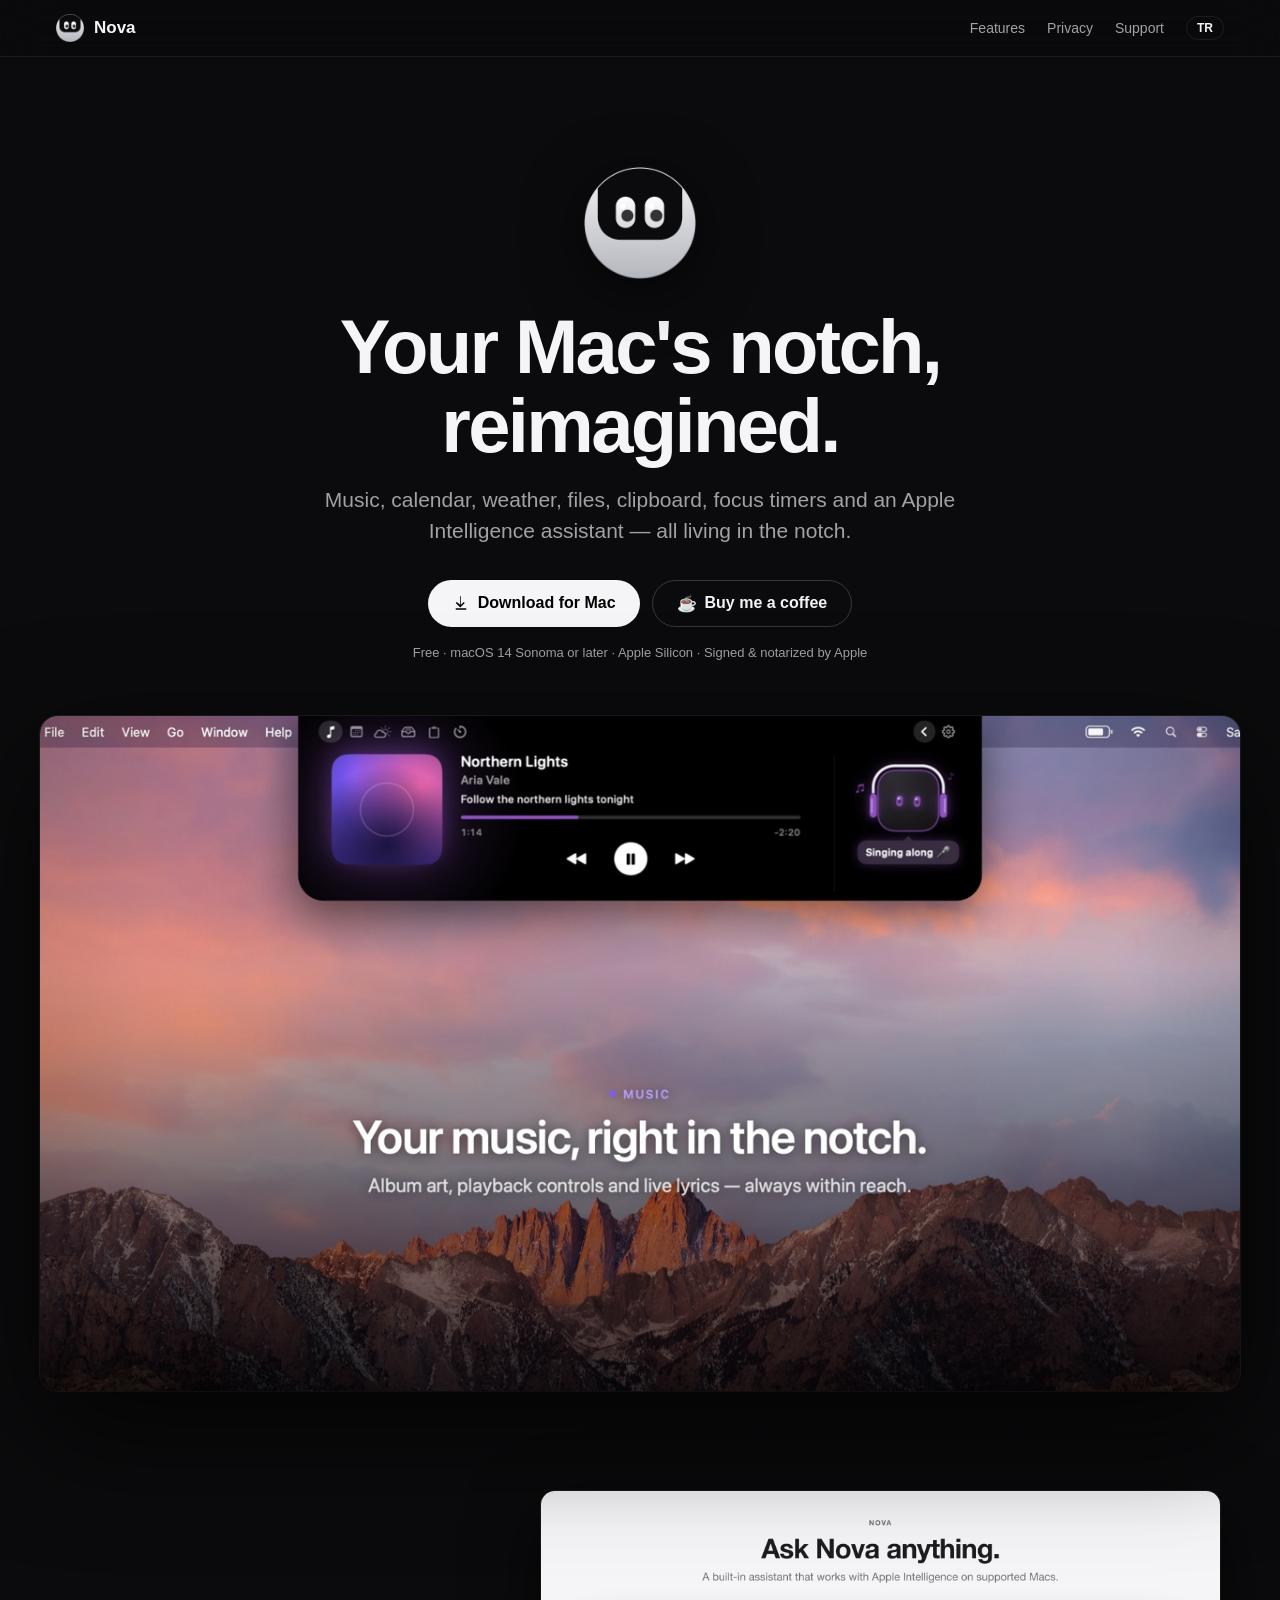
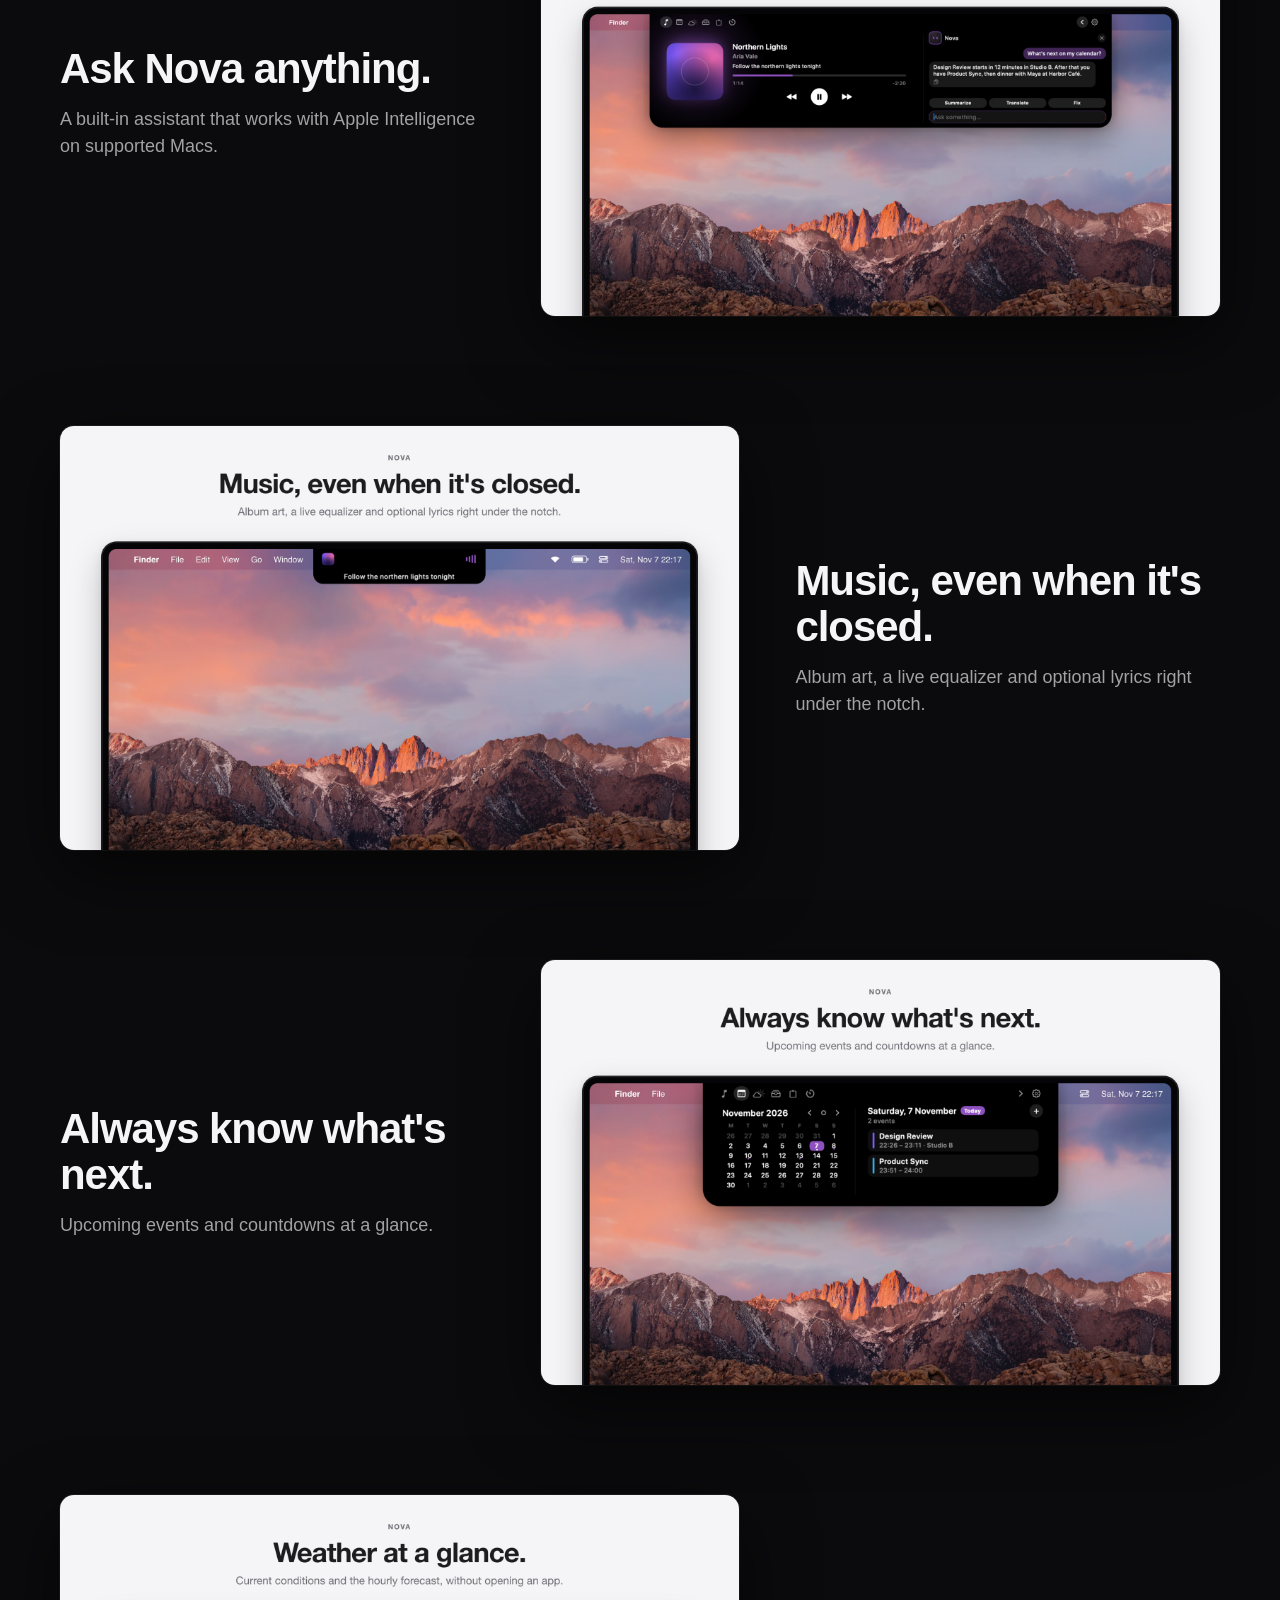
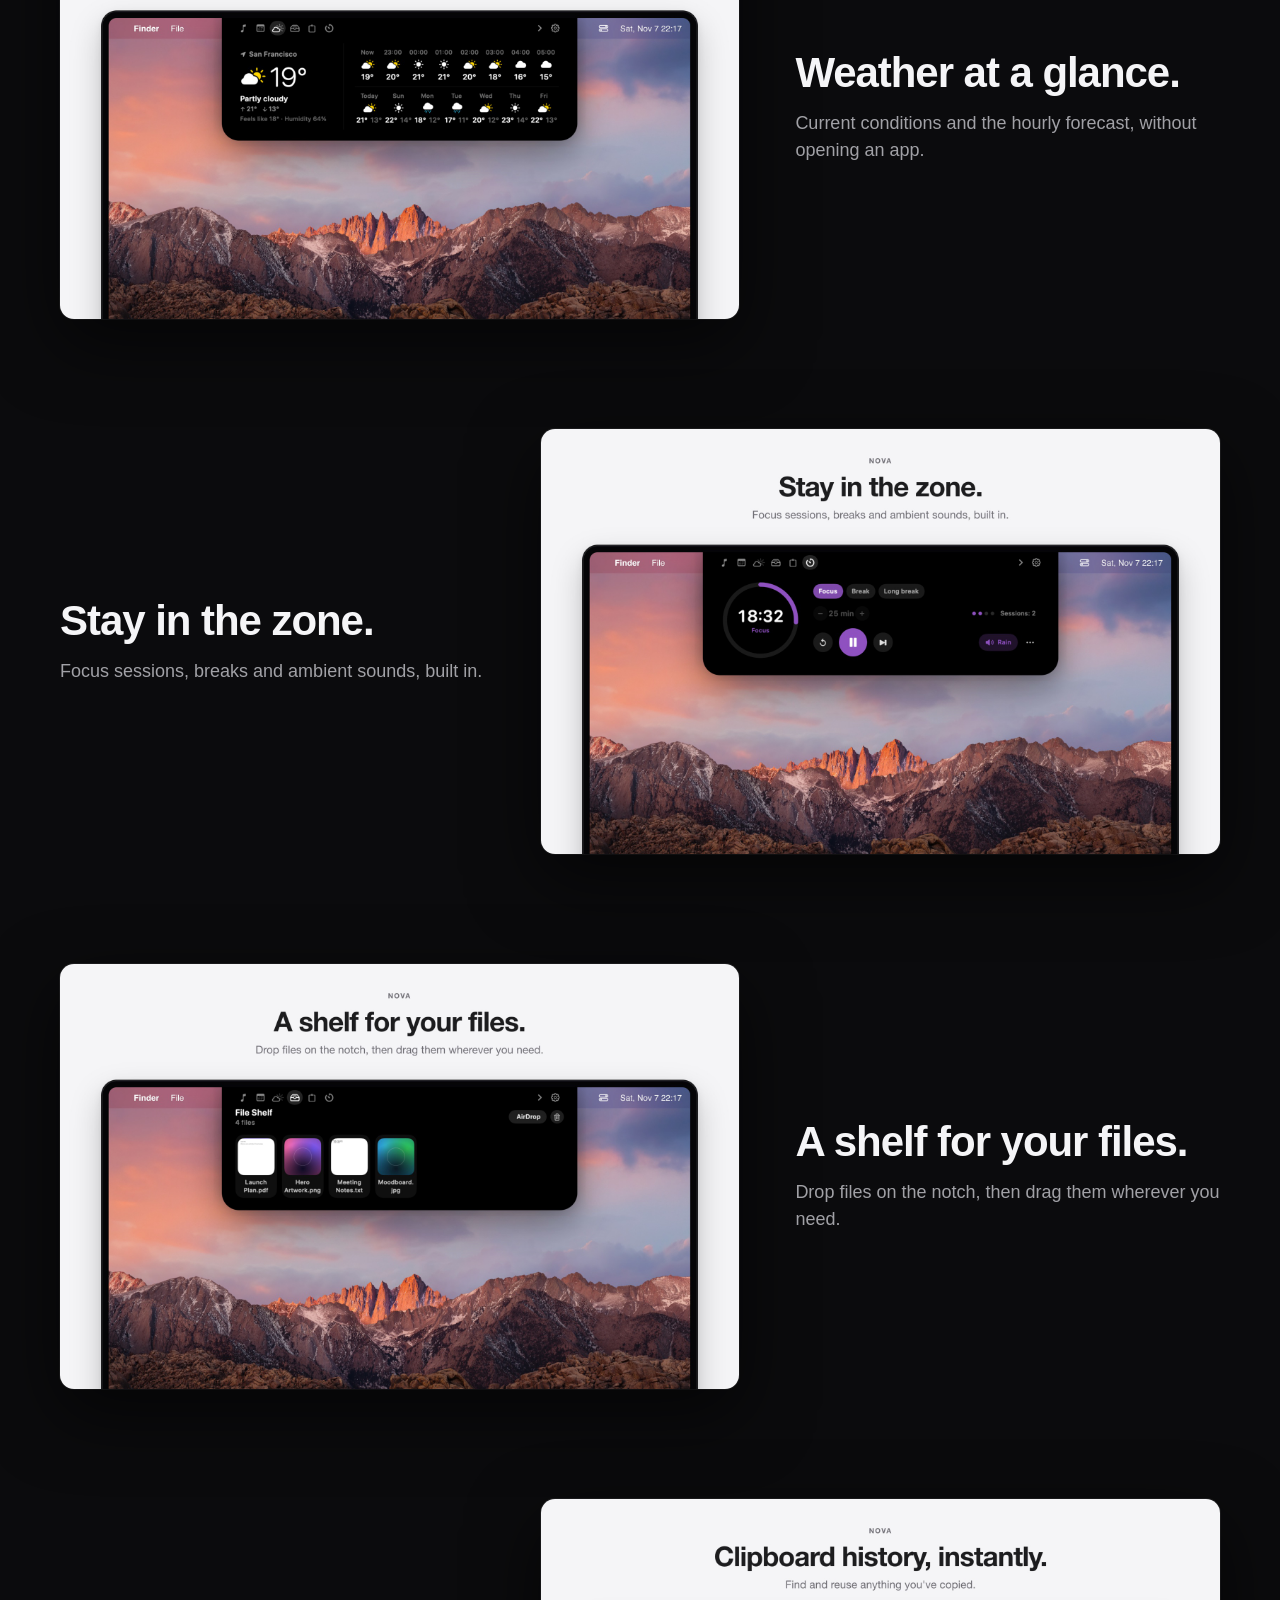
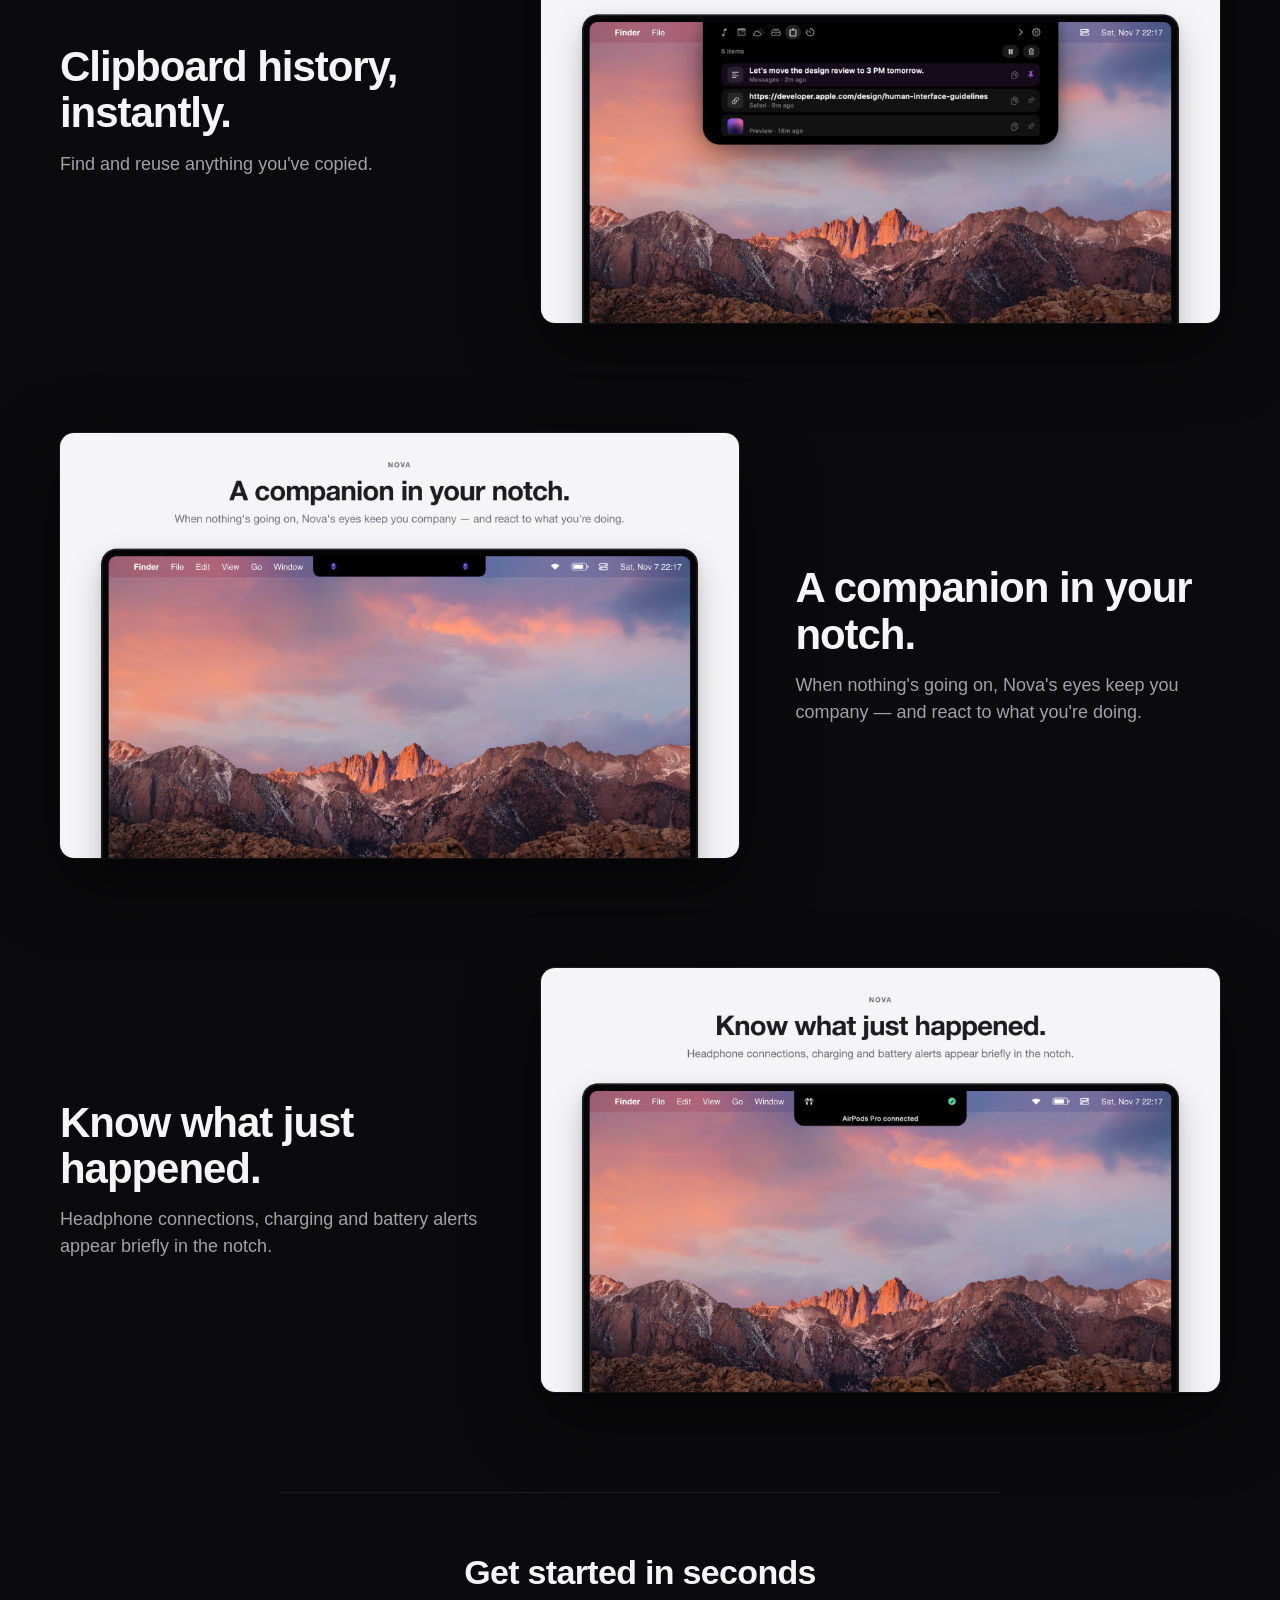
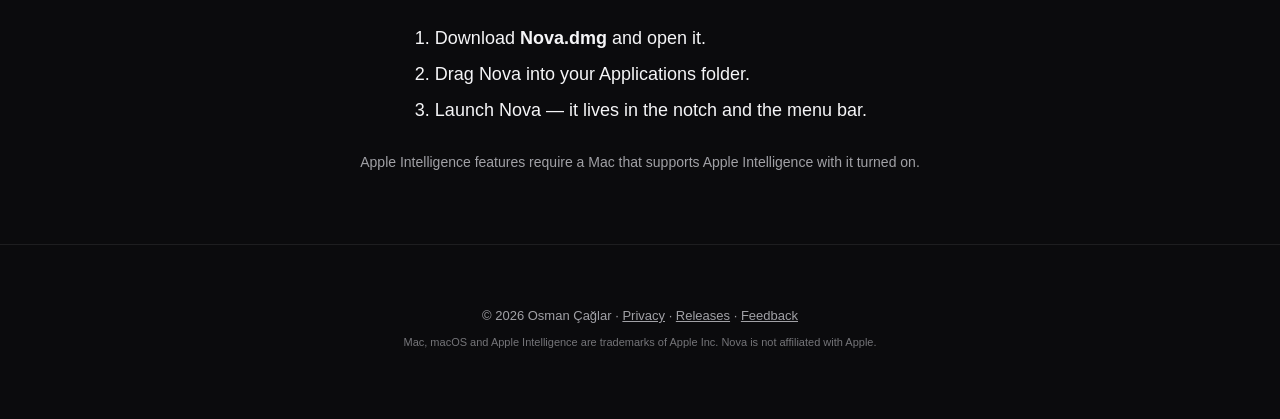
<file: index.html>
<!doctype html>
<html lang="en">
<head>
<meta charset="utf-8">
<meta name="viewport" content="width=device-width, initial-scale=1">
<title>Nova — Your Mac's notch, reimagined</title>
<meta name="description" content="Nova turns the MacBook notch into a home for music, calendar, weather, files, clipboard, focus timers and an Apple Intelligence assistant.">
<meta property="og:title" content="Nova — Your Mac's notch, reimagined">
<meta property="og:description" content="Music, calendar, weather, shelf, clipboard, focus and an AI assistant — right in your MacBook notch.">
<meta property="og:image" content="https://caglarosman.github.io/nova-notch-app/assets/cover.png">
<meta name="twitter:card" content="summary_large_image">
<link rel="icon" href="assets/favicon.png">
<link rel="stylesheet" href="style.css">
</head>
<body>
<header class="nav">
  <a class="brand" href="#"><img src="assets/logo.png" alt=""><span>Nova</span></a>
  <nav>
    <a href="#features" data-i18n="nav.features">Features</a>
    <a href="privacy.html" data-i18n="nav.privacy">Privacy</a>
    <a href="https://buymeacoffee.com/novapp" target="_blank" rel="noopener" data-i18n="nav.support">Support</a>
    <button class="lang" id="lang" aria-label="Language">TR</button>
  </nav>
</header>

<section class="hero">
  <img class="hero-logo" src="assets/logo.png" alt="Nova logo" width="128" height="128">
  <h1 data-i18n="hero.title">Your Mac's notch,<br>reimagined.</h1>
  <p class="lead" data-i18n="hero.lead">Music, calendar, weather, files, clipboard, focus timers and an Apple Intelligence assistant — all living in the notch.</p>
  <div class="cta">
    <a class="btn primary" href="https://github.com/caglarosman/nova-notch-app/releases/latest/download/Nova.dmg">
      <svg viewBox="0 0 24 24" width="18" height="18" aria-hidden="true"><path fill="currentColor" d="M12 3v11.17l3.59-3.58L17 12l-6 6-6-6 1.41-1.41L11 14.17V3h1zM5 19h14v2H5z"/></svg>
      <span data-i18n="cta.download">Download for Mac</span>
    </a>
    <a class="btn ghost" href="https://buymeacoffee.com/novapp" target="_blank" rel="noopener">☕ <span data-i18n="cta.coffee">Buy me a coffee</span></a>
  </div>
  <p class="req" data-i18n="hero.req">Free · macOS 14 Sonoma or later · Apple Silicon · Signed &amp; notarized by Apple</p>
  <div class="hero-video">
    <video id="demo" autoplay muted loop playsinline preload="metadata" poster="assets/video/poster-en.jpg" aria-label="Nova demo video">
      <source src="assets/video/nova-demo-en.mp4" type="video/mp4">
    </video>
    <button class="vtoggle" id="vtoggle" aria-label="Pause video">❚❚</button>
  </div>
</section>

<section id="features" class="features"></section>

<section class="install">
  <h2 data-i18n="install.title">Get started in seconds</h2>
  <ol>
    <li data-i18n="install.1">Download <b>Nova.dmg</b> and open it.</li>
    <li data-i18n="install.2">Drag Nova into your Applications folder.</li>
    <li data-i18n="install.3">Launch Nova — it lives in the notch and the menu bar.</li>
  </ol>
  <p class="note" data-i18n="install.note">Apple Intelligence features require a Mac that supports Apple Intelligence with it turned on.</p>
</section>

<footer>
  <p>© <span id="y"></span> Osman Çağlar · <a href="privacy.html" data-i18n="nav.privacy">Privacy</a> · <a href="https://github.com/caglarosman/nova-notch-app/releases" data-i18n="footer.releases">Releases</a> · <a href="https://github.com/caglarosman/nova-notch-app/issues" data-i18n="footer.feedback">Feedback</a></p>
  <p class="fine" data-i18n="footer.fine">Mac, macOS and Apple Intelligence are trademarks of Apple Inc. Nova is not affiliated with Apple.</p>
</footer>

<script src="site.js"></script>
</body>
</html>
</file>
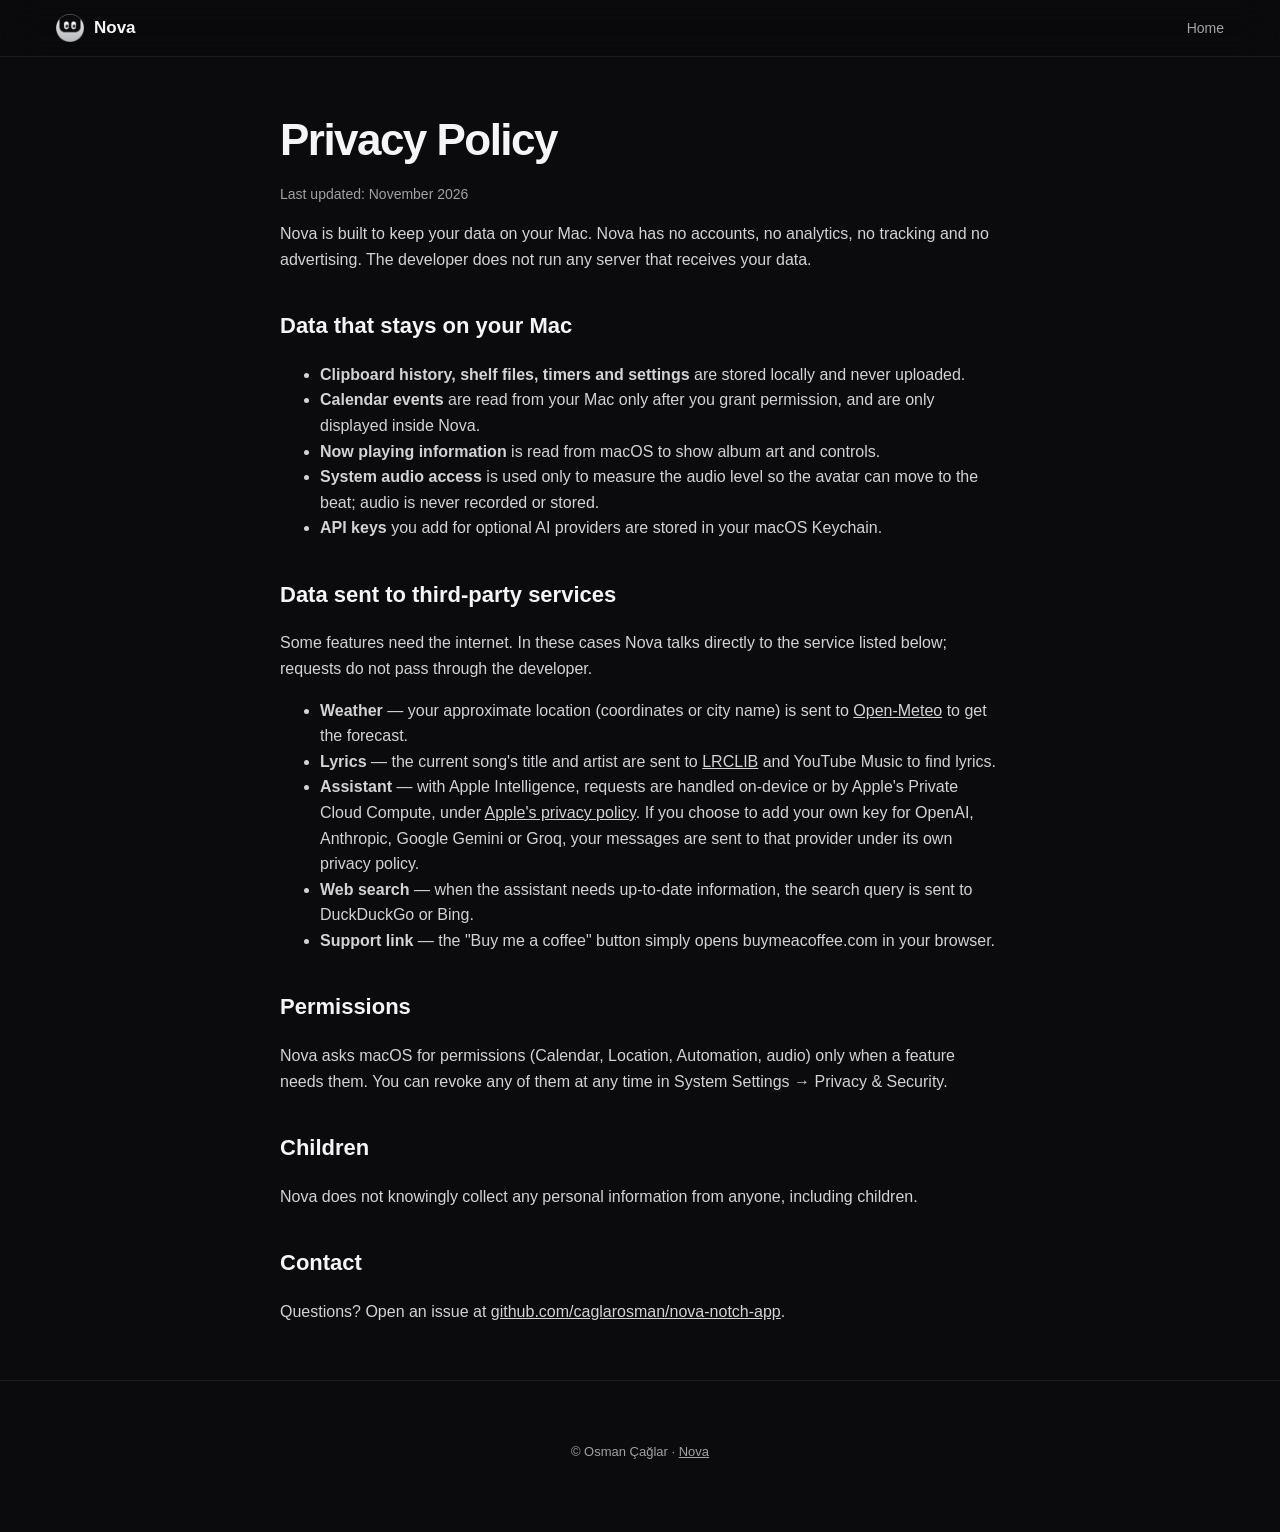
<file: privacy.html>
<!doctype html>
<html lang="en">
<head>
<meta charset="utf-8">
<meta name="viewport" content="width=device-width, initial-scale=1">
<title>Nova — Privacy Policy</title>
<link rel="icon" href="assets/favicon.png">
<link rel="stylesheet" href="style.css">
</head>
<body>
<header class="nav">
  <a class="brand" href="index.html"><img src="assets/logo.png" alt=""><span>Nova</span></a>
  <nav><a href="index.html">Home</a></nav>
</header>
<main class="doc">
  <h1>Privacy Policy</h1>
  <p class="updated">Last updated: November 2026</p>

  <p>Nova is built to keep your data on your Mac. Nova has no accounts, no analytics, no tracking and no advertising. The developer does not run any server that receives your data.</p>

  <h2>Data that stays on your Mac</h2>
  <ul>
    <li><b>Clipboard history, shelf files, timers and settings</b> are stored locally and never uploaded.</li>
    <li><b>Calendar events</b> are read from your Mac only after you grant permission, and are only displayed inside Nova.</li>
    <li><b>Now playing information</b> is read from macOS to show album art and controls.</li>
    <li><b>System audio access</b> is used only to measure the audio level so the avatar can move to the beat; audio is never recorded or stored.</li>
    <li><b>API keys</b> you add for optional AI providers are stored in your macOS Keychain.</li>
  </ul>

  <h2>Data sent to third-party services</h2>
  <p>Some features need the internet. In these cases Nova talks directly to the service listed below; requests do not pass through the developer.</p>
  <ul>
    <li><b>Weather</b> — your approximate location (coordinates or city name) is sent to <a href="https://open-meteo.com">Open-Meteo</a> to get the forecast.</li>
    <li><b>Lyrics</b> — the current song's title and artist are sent to <a href="https://lrclib.net">LRCLIB</a> and YouTube Music to find lyrics.</li>
    <li><b>Assistant</b> — with Apple Intelligence, requests are handled on-device or by Apple's Private Cloud Compute, under <a href="https://www.apple.com/legal/privacy/">Apple's privacy policy</a>. If you choose to add your own key for OpenAI, Anthropic, Google Gemini or Groq, your messages are sent to that provider under its own privacy policy.</li>
    <li><b>Web search</b> — when the assistant needs up-to-date information, the search query is sent to DuckDuckGo or Bing.</li>
    <li><b>Support link</b> — the "Buy me a coffee" button simply opens buymeacoffee.com in your browser.</li>
  </ul>

  <h2>Permissions</h2>
  <p>Nova asks macOS for permissions (Calendar, Location, Automation, audio) only when a feature needs them. You can revoke any of them at any time in System Settings → Privacy &amp; Security.</p>

  <h2>Children</h2>
  <p>Nova does not knowingly collect any personal information from anyone, including children.</p>

  <h2>Contact</h2>
  <p>Questions? Open an issue at <a href="https://github.com/caglarosman/nova-notch-app/issues">github.com/caglarosman/nova-notch-app</a>.</p>
</main>
<footer><p>© Osman Çağlar · <a href="index.html">Nova</a></p></footer>
</body>
</html>
</file>
<file: style.css>
:root {
  --bg: #0b0b0d;
  --fg: #f5f5f7;
  --muted: #a1a1a6;
  --line: rgba(255,255,255,.08);
  --accent: #f5f5f7;
  --radius: 18px;
  font-family: -apple-system, BlinkMacSystemFont, "SF Pro Display", "Helvetica Neue", Arial, sans-serif;
}
* { box-sizing: border-box; }
html { scroll-behavior: smooth; }
body { margin: 0; background: var(--bg); color: var(--fg); -webkit-font-smoothing: antialiased; }
a { color: inherit; }
img { max-width: 100%; display: block; }

.nav {
  position: sticky; top: 0; z-index: 10;
  display: flex; align-items: center; justify-content: space-between;
  padding: 14px clamp(20px, 5vw, 56px);
  background: rgba(11,11,13,.72); backdrop-filter: saturate(180%) blur(20px);
  border-bottom: 1px solid var(--line);
}
.brand { display: flex; align-items: center; gap: 10px; text-decoration: none; font-weight: 600; font-size: 17px; }
.brand img { width: 28px; height: 28px; }
.nav nav { display: flex; align-items: center; gap: 22px; font-size: 14px; }
.nav nav a { text-decoration: none; color: var(--muted); }
.nav nav a:hover { color: var(--fg); }
.lang {
  font: inherit; font-size: 12px; font-weight: 600; color: var(--fg);
  background: transparent; border: 1px solid var(--line); border-radius: 999px;
  padding: 4px 10px; cursor: pointer;
}

.hero { text-align: center; padding: clamp(56px, 9vw, 110px) 20px 40px; }
.hero-logo { width: 112px; height: 112px; margin: 0 auto 28px; filter: drop-shadow(0 12px 30px rgba(0,0,0,.6)); }
h1 { font-size: clamp(40px, 6.4vw, 76px); line-height: 1.04; letter-spacing: -.035em; margin: 0 0 20px; font-weight: 700; }
.lead { font-size: clamp(17px, 2vw, 21px); line-height: 1.45; color: var(--muted); max-width: 640px; margin: 0 auto 34px; }
.cta { display: flex; gap: 12px; justify-content: center; flex-wrap: wrap; }
.btn {
  display: inline-flex; align-items: center; gap: 8px;
  padding: 13px 24px; border-radius: 999px; font-size: 16px; font-weight: 600; text-decoration: none;
  transition: transform .15s ease, background .15s ease;
}
.btn:hover { transform: translateY(-1px); }
.btn.primary { background: var(--accent); color: #000; }
.btn.ghost { border: 1px solid rgba(255,255,255,.18); }
.btn.ghost:hover { background: rgba(255,255,255,.06); }
.req { color: var(--muted); font-size: 13px; margin: 18px 0 56px; }
.hero-shot {
  width: min(1200px, 100%); margin: 0 auto; border-radius: var(--radius);
  box-shadow: 0 40px 120px rgba(0,0,0,.7), 0 0 0 1px var(--line);
}
.hero-video {
  position: relative; width: min(1200px, 100%); margin: 0 auto; aspect-ratio: 16 / 9;
  border-radius: var(--radius); overflow: hidden; background: #000;
  box-shadow: 0 40px 120px rgba(0,0,0,.7), 0 0 0 1px var(--line);
}
.hero-video video { width: 100%; height: 100%; display: block; object-fit: cover; }
.vtoggle {
  position: absolute; right: 16px; bottom: 16px; width: 38px; height: 38px;
  border-radius: 999px; border: 1px solid rgba(255,255,255,.2); cursor: pointer;
  background: rgba(0,0,0,.45); color: #fff; font-size: 13px; backdrop-filter: blur(10px);
  opacity: 0; transition: opacity .2s ease;
}
.hero-video:hover .vtoggle, .vtoggle:focus-visible { opacity: 1; }
@media (hover: none) { .vtoggle { opacity: .8; } }

.features { max-width: 1200px; margin: 0 auto; padding: 60px 20px; display: grid; gap: 110px; }
.feature { display: grid; grid-template-columns: 1fr 1.6fr; gap: 56px; align-items: center; }
.feature:nth-child(even) { grid-template-columns: 1.6fr 1fr; }
.feature:nth-child(even) .copy { order: 2; }
.feature h2 { font-size: clamp(28px, 3.4vw, 42px); letter-spacing: -.025em; line-height: 1.1; margin: 0 0 14px; }
.feature p { color: var(--muted); font-size: 18px; line-height: 1.5; margin: 0; }
.feature img { border-radius: 14px; box-shadow: 0 24px 70px rgba(0,0,0,.6), 0 0 0 1px var(--line); }

.install { max-width: 720px; margin: 40px auto 0; padding: 60px 20px; text-align: center; border-top: 1px solid var(--line); }
.install h2 { font-size: 34px; letter-spacing: -.02em; margin: 0 0 28px; }
.install ol { text-align: left; display: inline-block; margin: 0; padding-left: 22px; font-size: 18px; line-height: 2; }
.install .note { color: var(--muted); font-size: 14px; margin-top: 26px; }

footer { text-align: center; padding: 50px 20px 60px; color: var(--muted); font-size: 13px; border-top: 1px solid var(--line); }
footer a { color: var(--muted); }
footer .fine { font-size: 11px; opacity: .7; }

.doc { max-width: 760px; margin: 0 auto; padding: 60px 20px 40px; line-height: 1.6; }
.doc h1 { font-size: 44px; }
.doc h2 { font-size: 22px; margin-top: 36px; }
.doc p, .doc li { color: #d2d2d7; font-size: 16px; }
.doc .updated { color: var(--muted); font-size: 14px; }

@media (max-width: 820px) {
  .feature, .feature:nth-child(even) { grid-template-columns: 1fr; gap: 24px; }
  .feature:nth-child(even) .copy { order: 0; }
  .nav nav a:not(:last-of-type) { display: none; }
}
</file>
